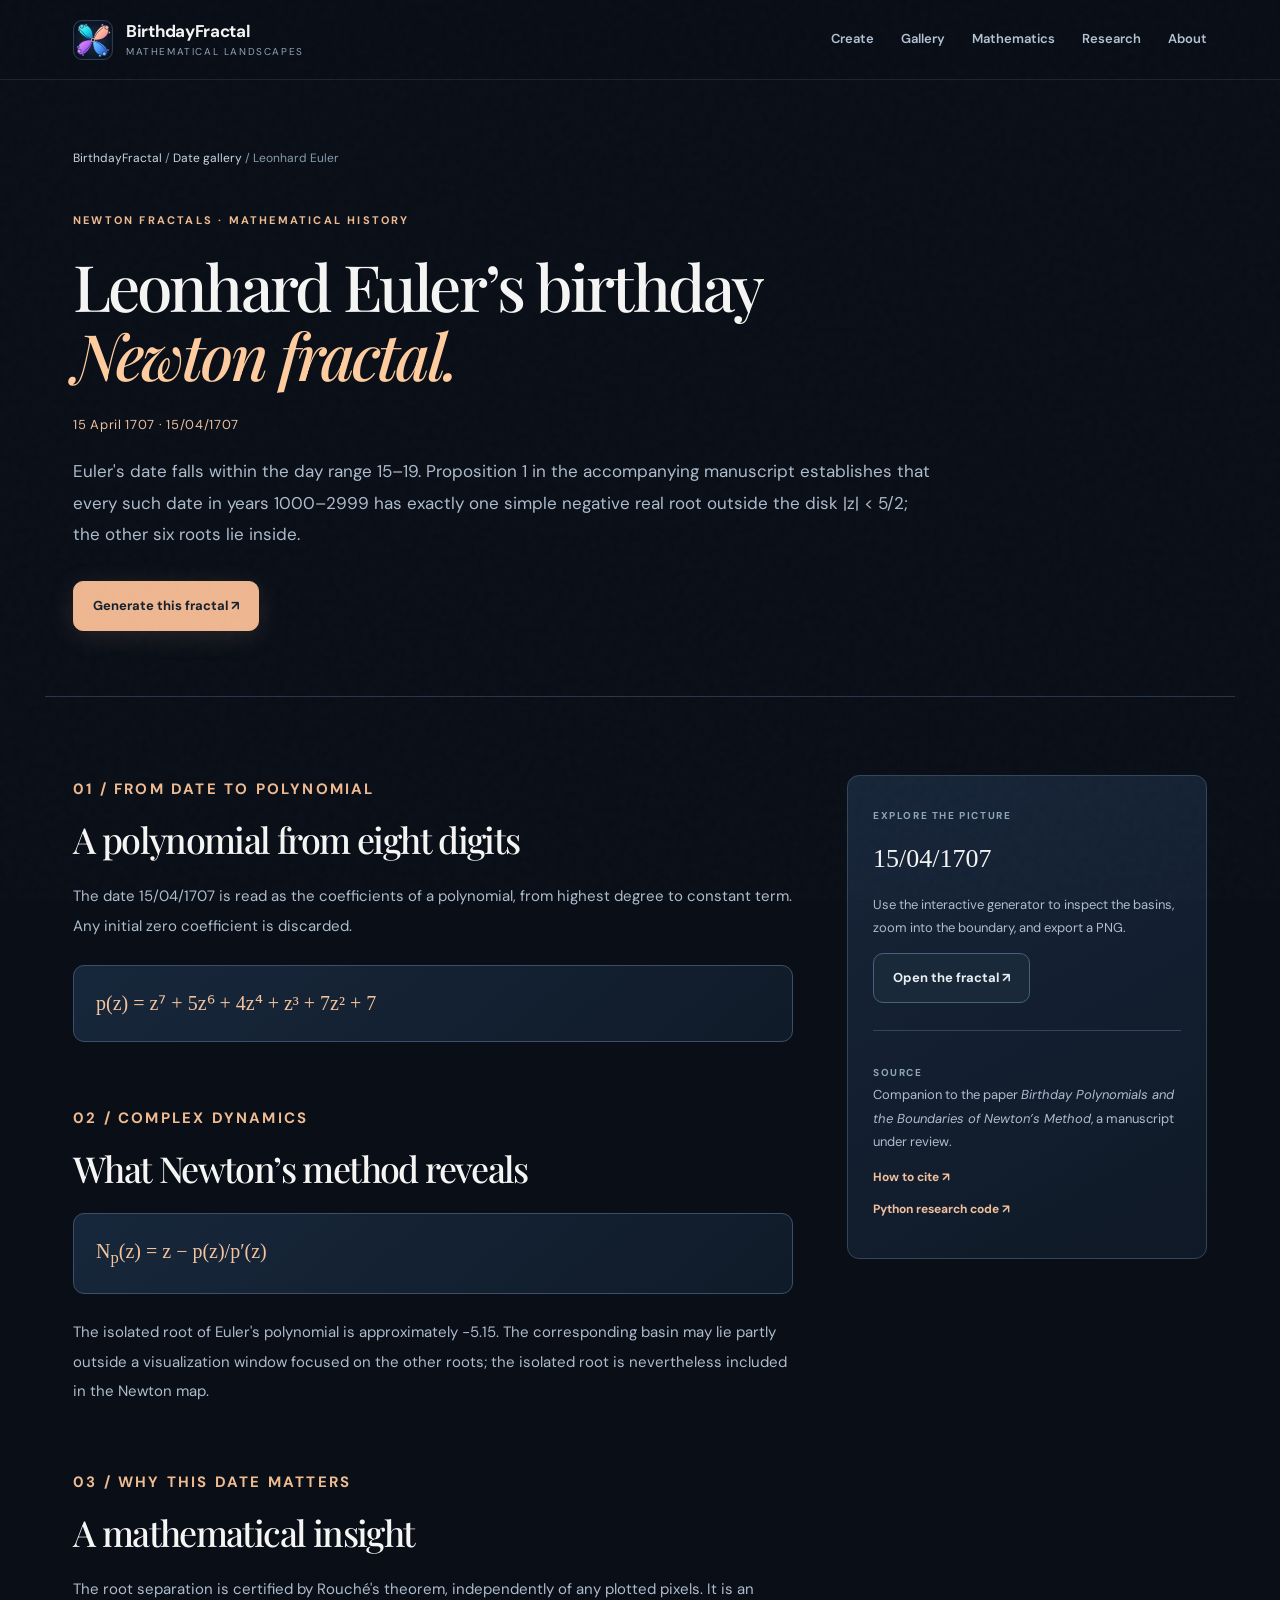
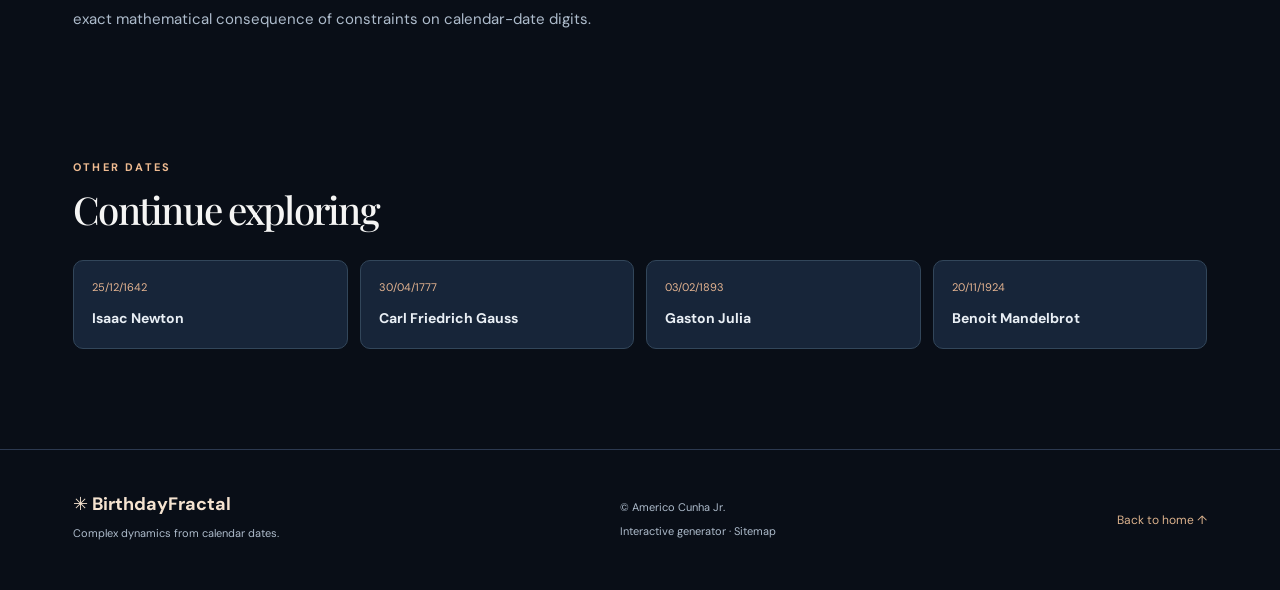
<file: pages/euler-1707.html>
<!doctype html><html lang="en"><head><meta charset="utf-8"><meta name="viewport" content="width=device-width,initial-scale=1"><meta name="theme-color" content="#080d16"><meta name="robots" content="index, follow, max-image-preview:large">
<title>Leonhard Euler's Birthday Newton Fractal (15 April 1707) | BirthdayFractal</title><meta name="description" content="Euler's birthday Newton fractal and the Rouché-theorem proof of an isolated negative root for birthday polynomials."><link rel="canonical" href="https://americocunhajr.github.io/BirthdayFractal/pages/euler-1707.html">
<meta property="og:type" content="article"><meta property="og:site_name" content="BirthdayFractal"><meta property="og:title" content="Leonhard Euler's Birthday Newton Fractal (15 April 1707) | BirthdayFractal"><meta property="og:description" content="Euler's birthday Newton fractal and the Rouché-theorem proof of an isolated negative root for birthday polynomials."><meta property="og:url" content="https://americocunhajr.github.io/BirthdayFractal/pages/euler-1707.html"><meta property="og:image" content="https://americocunhajr.github.io/BirthdayFractal/og-preview.png"><meta property="og:image:width" content="1200"><meta property="og:image:height" content="630"><meta name="twitter:card" content="summary_large_image">
<script type="application/ld+json">{"@context":"https://schema.org","@graph":[{"@type":"WebPage","@id":"https://americocunhajr.github.io/BirthdayFractal/pages/euler-1707.html","url":"https://americocunhajr.github.io/BirthdayFractal/pages/euler-1707.html","name":"Leonhard Euler's Birthday Newton Fractal (15 April 1707) | BirthdayFractal","description":"Euler's birthday Newton fractal and the Rouché-theorem proof of an isolated negative root for birthday polynomials.","inLanguage":"en","isPartOf":{"@id":"https://americocunhajr.github.io/BirthdayFractal/#website"},"author":{"@type":"Person","name":"Americo Cunha Jr.","url":"https://americocunha.org/"}},{"@type":"BreadcrumbList","itemListElement":[{"@type":"ListItem","position":1,"name":"BirthdayFractal","item":"https://americocunhajr.github.io/BirthdayFractal/"},{"@type":"ListItem","position":2,"name":"Leonhard Euler birthday fractal","item":"https://americocunhajr.github.io/BirthdayFractal/pages/euler-1707.html"}]}]}</script><link rel="stylesheet" href="../styles.css"><link rel="stylesheet" href="../topic.css"><link rel="icon" href="../favicon.svg" type="image/svg+xml"></head><body>
<header class="site-header"><div class="container nav"><a class="logo" href="../"><span class="brand-symbol"><img src="../favicon.svg" alt="" width="40" height="40"></span><span><strong>BirthdayFractal</strong><small>Mathematical landscapes</small></span></a><nav aria-label="Main navigation"><a href="../#studio">Create</a><a href="../#gallery">Gallery</a><a href="../#mathematics">Mathematics</a><a href="../#research">Research</a><a href="../#author">About</a></nav></div></header>
<main class="topic-main"><section class="container topic-hero"><nav class="topic-breadcrumb" aria-label="Breadcrumb"><a href="../">BirthdayFractal</a> / <a href="../#gallery">Date gallery</a> / Leonhard Euler</nav><p class="eyebrow">NEWTON FRACTALS · MATHEMATICAL HISTORY</p><h1>Leonhard Euler’s birthday<br><em>Newton fractal.</em></h1><p class="topic-byline">15 April 1707 · 15/04/1707</p><p class="topic-lead">Euler's date falls within the day range 15–19. Proposition 1 in the accompanying manuscript establishes that every such date in years 1000–2999 has exactly one simple negative real root outside the disk |z| &lt; 5/2; the other six roots lie inside.</p><a class="btn primary" href="../?date=15%2F04%2F1707#studio">Generate this fractal ↗</a></section>
<section class="container topic-grid"><div><article class="topic-article"><p class="eyebrow">01 / FROM DATE TO POLYNOMIAL</p><h2>A polynomial from eight digits</h2><p>The date 15/04/1707 is read as the coefficients of a polynomial, from highest degree to constant term. Any initial zero coefficient is discarded.</p><div class="topic-equation">p(z) = z⁷ + 5z⁶ + 4z⁴ + z³ + 7z² + 7</div></article><article class="topic-article"><p class="eyebrow">02 / COMPLEX DYNAMICS</p><h2>What Newton’s method reveals</h2><div class="topic-equation">N<sub>p</sub>(z) = z − p(z)/p′(z)</div><p>The isolated root of Euler's polynomial is approximately −5.15. The corresponding basin may lie partly outside a visualization window focused on the other roots; the isolated root is nevertheless included in the Newton map.</p></article><article class="topic-article"><p class="eyebrow">03 / WHY THIS DATE MATTERS</p><h2>A mathematical insight</h2><p>The root separation is certified by Rouché's theorem, independently of any plotted pixels. It is an exact mathematical consequence of constraints on calendar-date digits.</p></article></div><aside class="topic-aside"><span class="microtitle">EXPLORE THE PICTURE</span><h3>15/04/1707</h3><p>Use the interactive generator to inspect the basins, zoom into the boundary, and export a PNG.</p><a class="btn outline" href="../?date=15%2F04%2F1707#studio">Open the fractal ↗</a><div class="topic-side-divider"></div><span class="microtitle">SOURCE</span><p>Companion to the paper <cite>Birthday Polynomials and the Boundaries of Newton’s Method</cite>, a manuscript under review.</p><a href="../#cite">How to cite ↗</a><a href="https://github.com/americocunhajr/BirthdayFractal/tree/main/PythonCode" target="_blank" rel="noopener">Python research code ↗</a></aside></section>
<section class="container topic-related"><p class="eyebrow">OTHER DATES</p><h2>Continue exploring</h2><div class="topic-related-grid"><a href="newton-1642.html"><span>25/12/1642</span><strong>Isaac Newton</strong></a><a href="gauss-1777.html"><span>30/04/1777</span><strong>Carl Friedrich Gauss</strong></a><a href="julia-1893.html"><span>03/02/1893</span><strong>Gaston Julia</strong></a><a href="mandelbrot-1924.html"><span>20/11/1924</span><strong>Benoit Mandelbrot</strong></a></div></section></main>
<footer><div class="container footer-grid"><div><div class="footer-logo">✳ BirthdayFractal</div><p>Complex dynamics from calendar dates.</p></div><div><p>© Americo Cunha Jr.</p><p><a href="../">Interactive generator</a> · <a href="../sitemap.xml">Sitemap</a></p></div><a href="../" class="back-to-top">Back to home ↑</a></div></footer></body></html>
</file>
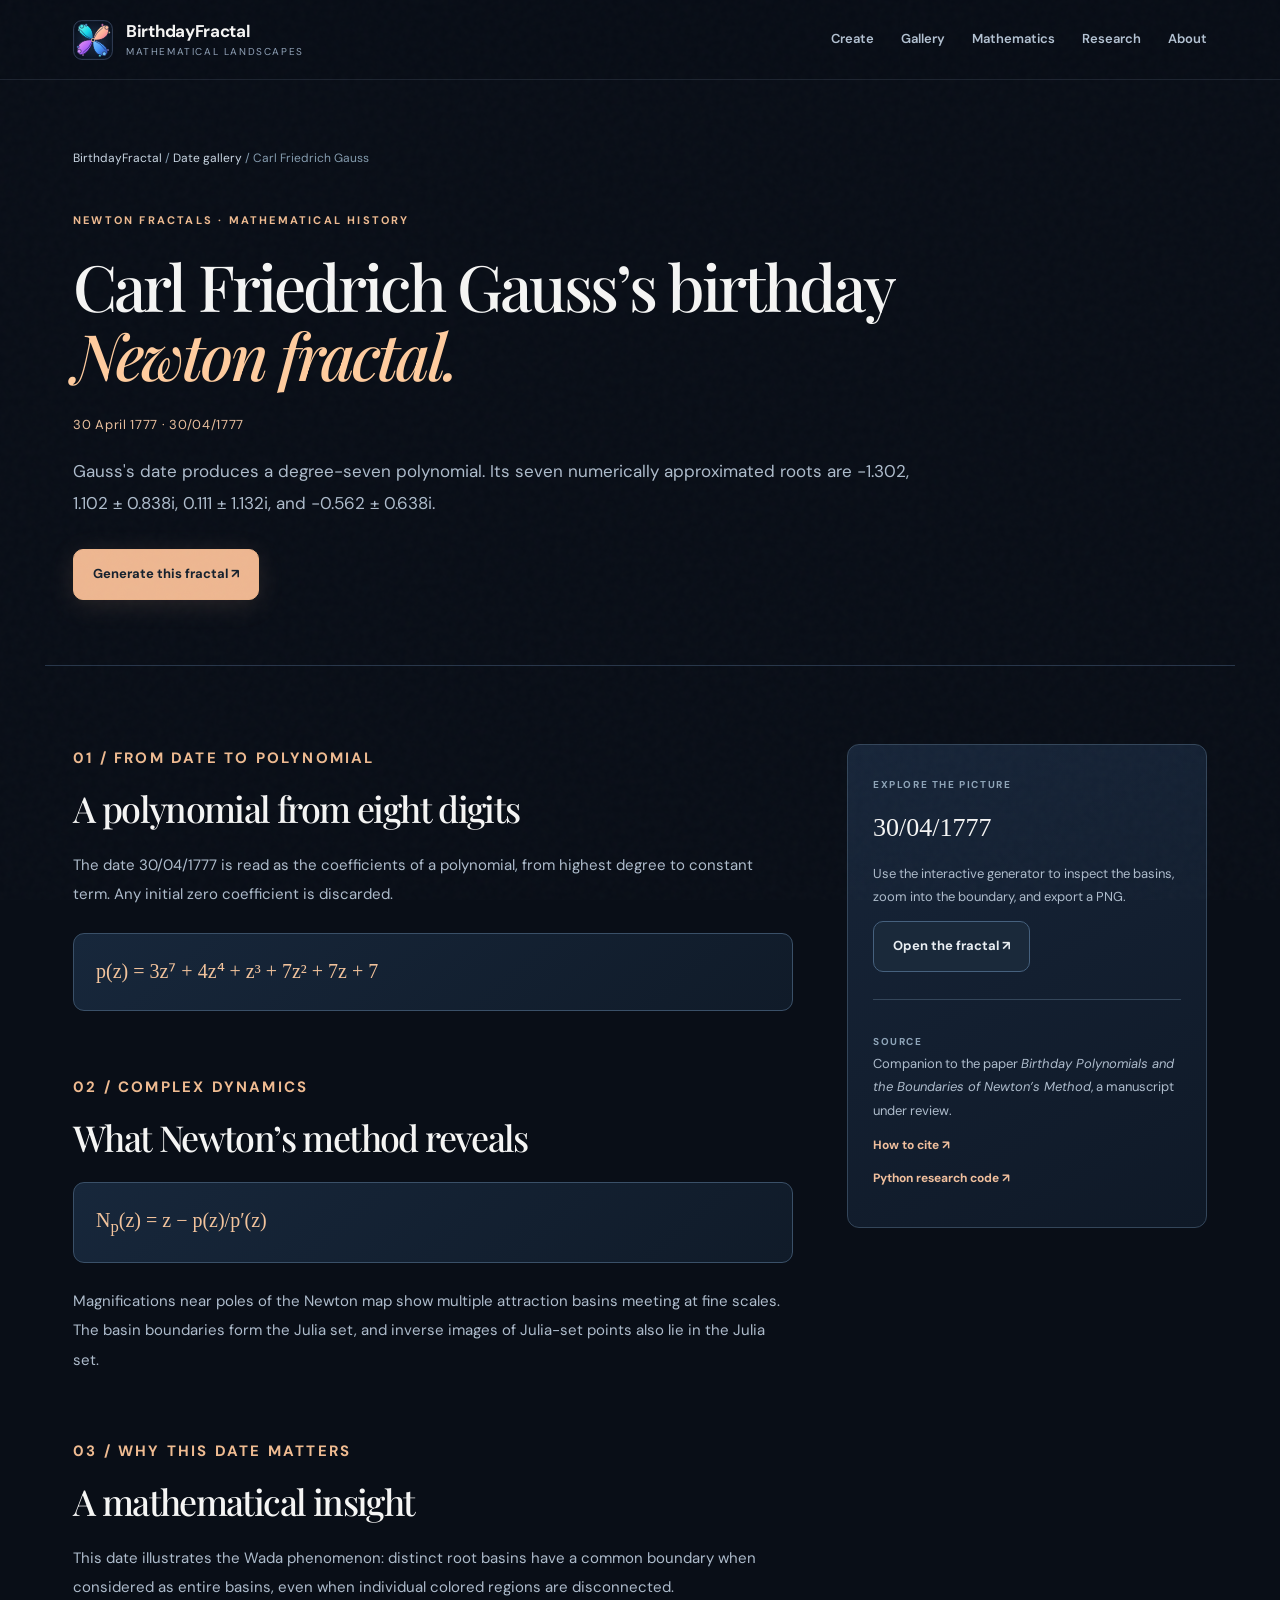
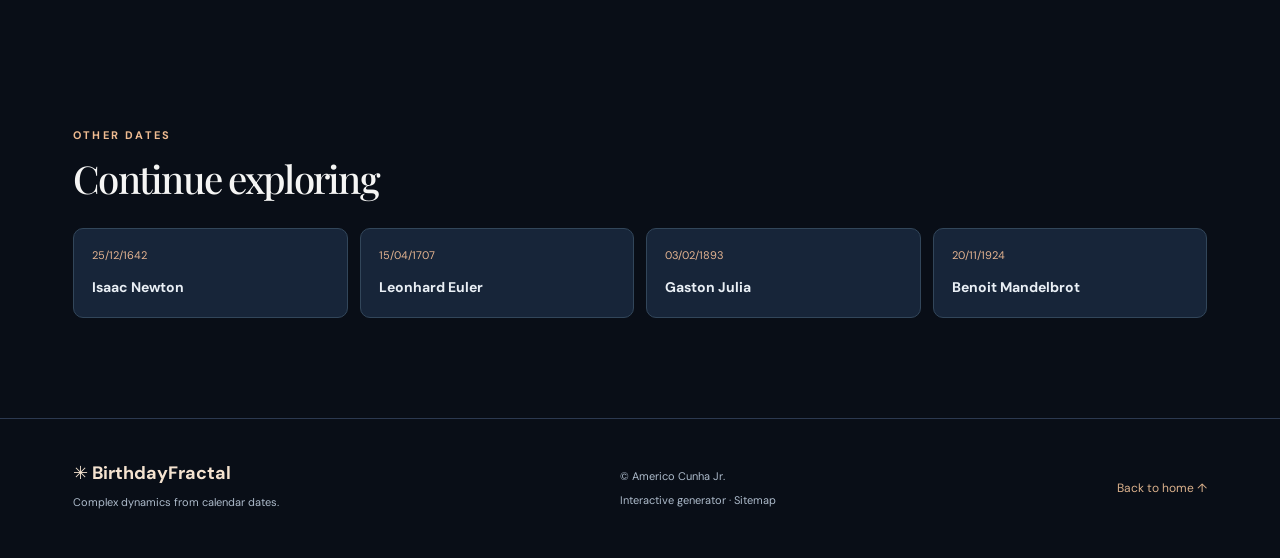
<file: pages/gauss-1777.html>
<!doctype html><html lang="en"><head><meta charset="utf-8"><meta name="viewport" content="width=device-width,initial-scale=1"><meta name="theme-color" content="#080d16"><meta name="robots" content="index, follow, max-image-preview:large">
<title>Carl Friedrich Gauss's Birthday Newton Fractal (30 April 1777) | BirthdayFractal</title><meta name="description" content="Gauss birthday Newton fractal, seven distinct roots, poles of Newton's method, and the shared Julia-set boundary."><link rel="canonical" href="https://americocunhajr.github.io/BirthdayFractal/pages/gauss-1777.html">
<meta property="og:type" content="article"><meta property="og:site_name" content="BirthdayFractal"><meta property="og:title" content="Carl Friedrich Gauss's Birthday Newton Fractal (30 April 1777) | BirthdayFractal"><meta property="og:description" content="Gauss birthday Newton fractal, seven distinct roots, poles of Newton's method, and the shared Julia-set boundary."><meta property="og:url" content="https://americocunhajr.github.io/BirthdayFractal/pages/gauss-1777.html"><meta property="og:image" content="https://americocunhajr.github.io/BirthdayFractal/og-preview.png"><meta property="og:image:width" content="1200"><meta property="og:image:height" content="630"><meta name="twitter:card" content="summary_large_image">
<script type="application/ld+json">{"@context":"https://schema.org","@graph":[{"@type":"WebPage","@id":"https://americocunhajr.github.io/BirthdayFractal/pages/gauss-1777.html","url":"https://americocunhajr.github.io/BirthdayFractal/pages/gauss-1777.html","name":"Carl Friedrich Gauss's Birthday Newton Fractal (30 April 1777) | BirthdayFractal","description":"Gauss birthday Newton fractal, seven distinct roots, poles of Newton's method, and the shared Julia-set boundary.","inLanguage":"en","isPartOf":{"@id":"https://americocunhajr.github.io/BirthdayFractal/#website"},"author":{"@type":"Person","name":"Americo Cunha Jr.","url":"https://americocunha.org/"}},{"@type":"BreadcrumbList","itemListElement":[{"@type":"ListItem","position":1,"name":"BirthdayFractal","item":"https://americocunhajr.github.io/BirthdayFractal/"},{"@type":"ListItem","position":2,"name":"Carl Friedrich Gauss birthday fractal","item":"https://americocunhajr.github.io/BirthdayFractal/pages/gauss-1777.html"}]}]}</script><link rel="stylesheet" href="../styles.css"><link rel="stylesheet" href="../topic.css"><link rel="icon" href="../favicon.svg" type="image/svg+xml"></head><body>
<header class="site-header"><div class="container nav"><a class="logo" href="../"><span class="brand-symbol"><img src="../favicon.svg" alt="" width="40" height="40"></span><span><strong>BirthdayFractal</strong><small>Mathematical landscapes</small></span></a><nav aria-label="Main navigation"><a href="../#studio">Create</a><a href="../#gallery">Gallery</a><a href="../#mathematics">Mathematics</a><a href="../#research">Research</a><a href="../#author">About</a></nav></div></header>
<main class="topic-main"><section class="container topic-hero"><nav class="topic-breadcrumb" aria-label="Breadcrumb"><a href="../">BirthdayFractal</a> / <a href="../#gallery">Date gallery</a> / Carl Friedrich Gauss</nav><p class="eyebrow">NEWTON FRACTALS · MATHEMATICAL HISTORY</p><h1>Carl Friedrich Gauss’s birthday<br><em>Newton fractal.</em></h1><p class="topic-byline">30 April 1777 · 30/04/1777</p><p class="topic-lead">Gauss's date produces a degree-seven polynomial. Its seven numerically approximated roots are −1.302, 1.102 ± 0.838i, 0.111 ± 1.132i, and −0.562 ± 0.638i.</p><a class="btn primary" href="../?date=30%2F04%2F1777#studio">Generate this fractal ↗</a></section>
<section class="container topic-grid"><div><article class="topic-article"><p class="eyebrow">01 / FROM DATE TO POLYNOMIAL</p><h2>A polynomial from eight digits</h2><p>The date 30/04/1777 is read as the coefficients of a polynomial, from highest degree to constant term. Any initial zero coefficient is discarded.</p><div class="topic-equation">p(z) = 3z⁷ + 4z⁴ + z³ + 7z² + 7z + 7</div></article><article class="topic-article"><p class="eyebrow">02 / COMPLEX DYNAMICS</p><h2>What Newton’s method reveals</h2><div class="topic-equation">N<sub>p</sub>(z) = z − p(z)/p′(z)</div><p>Magnifications near poles of the Newton map show multiple attraction basins meeting at fine scales. The basin boundaries form the Julia set, and inverse images of Julia-set points also lie in the Julia set.</p></article><article class="topic-article"><p class="eyebrow">03 / WHY THIS DATE MATTERS</p><h2>A mathematical insight</h2><p>This date illustrates the Wada phenomenon: distinct root basins have a common boundary when considered as entire basins, even when individual colored regions are disconnected.</p></article></div><aside class="topic-aside"><span class="microtitle">EXPLORE THE PICTURE</span><h3>30/04/1777</h3><p>Use the interactive generator to inspect the basins, zoom into the boundary, and export a PNG.</p><a class="btn outline" href="../?date=30%2F04%2F1777#studio">Open the fractal ↗</a><div class="topic-side-divider"></div><span class="microtitle">SOURCE</span><p>Companion to the paper <cite>Birthday Polynomials and the Boundaries of Newton’s Method</cite>, a manuscript under review.</p><a href="../#cite">How to cite ↗</a><a href="https://github.com/americocunhajr/BirthdayFractal/tree/main/PythonCode" target="_blank" rel="noopener">Python research code ↗</a></aside></section>
<section class="container topic-related"><p class="eyebrow">OTHER DATES</p><h2>Continue exploring</h2><div class="topic-related-grid"><a href="newton-1642.html"><span>25/12/1642</span><strong>Isaac Newton</strong></a><a href="euler-1707.html"><span>15/04/1707</span><strong>Leonhard Euler</strong></a><a href="julia-1893.html"><span>03/02/1893</span><strong>Gaston Julia</strong></a><a href="mandelbrot-1924.html"><span>20/11/1924</span><strong>Benoit Mandelbrot</strong></a></div></section></main>
<footer><div class="container footer-grid"><div><div class="footer-logo">✳ BirthdayFractal</div><p>Complex dynamics from calendar dates.</p></div><div><p>© Americo Cunha Jr.</p><p><a href="../">Interactive generator</a> · <a href="../sitemap.xml">Sitemap</a></p></div><a href="../" class="back-to-top">Back to home ↑</a></div></footer></body></html>
</file>
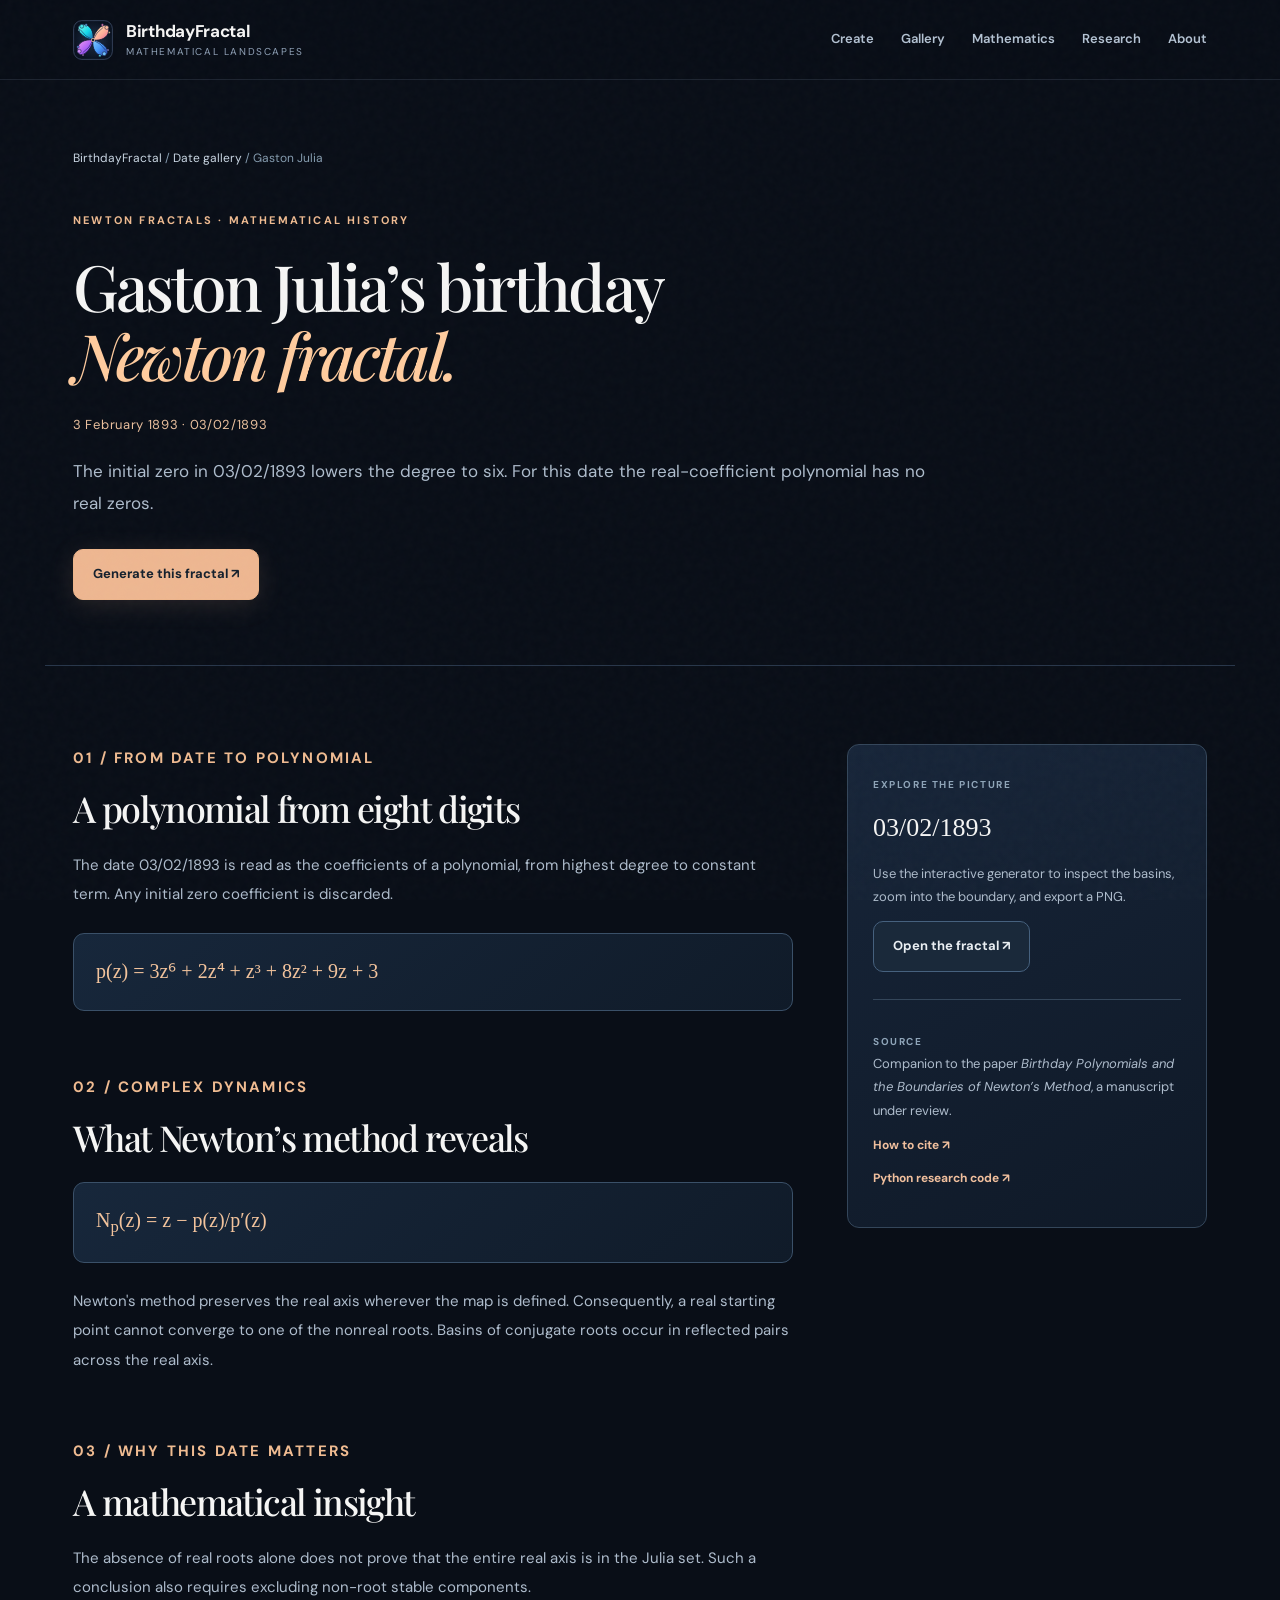
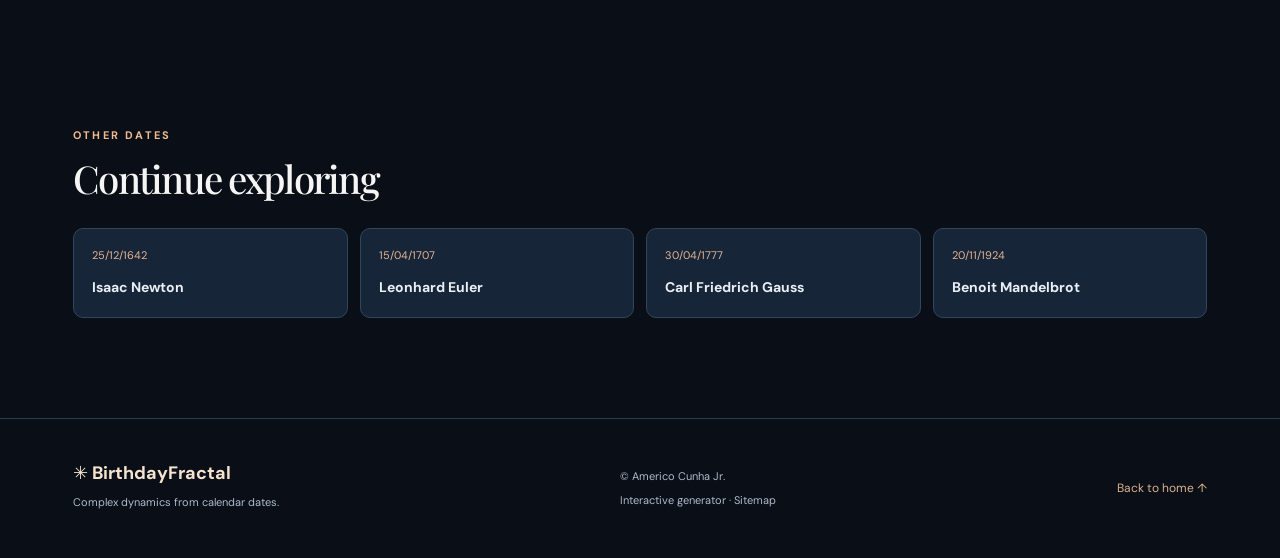
<file: pages/julia-1893.html>
<!doctype html><html lang="en"><head><meta charset="utf-8"><meta name="viewport" content="width=device-width,initial-scale=1"><meta name="theme-color" content="#080d16"><meta name="robots" content="index, follow, max-image-preview:large">
<title>Gaston Julia's Birthday Newton Fractal (3 February 1893) | BirthdayFractal</title><meta name="description" content="Gaston Julia's birthday Newton fractal: a sixth-degree polynomial without real roots and complex symmetric basins."><link rel="canonical" href="https://americocunhajr.github.io/BirthdayFractal/pages/julia-1893.html">
<meta property="og:type" content="article"><meta property="og:site_name" content="BirthdayFractal"><meta property="og:title" content="Gaston Julia's Birthday Newton Fractal (3 February 1893) | BirthdayFractal"><meta property="og:description" content="Gaston Julia's birthday Newton fractal: a sixth-degree polynomial without real roots and complex symmetric basins."><meta property="og:url" content="https://americocunhajr.github.io/BirthdayFractal/pages/julia-1893.html"><meta property="og:image" content="https://americocunhajr.github.io/BirthdayFractal/og-preview.png"><meta property="og:image:width" content="1200"><meta property="og:image:height" content="630"><meta name="twitter:card" content="summary_large_image">
<script type="application/ld+json">{"@context":"https://schema.org","@graph":[{"@type":"WebPage","@id":"https://americocunhajr.github.io/BirthdayFractal/pages/julia-1893.html","url":"https://americocunhajr.github.io/BirthdayFractal/pages/julia-1893.html","name":"Gaston Julia's Birthday Newton Fractal (3 February 1893) | BirthdayFractal","description":"Gaston Julia's birthday Newton fractal: a sixth-degree polynomial without real roots and complex symmetric basins.","inLanguage":"en","isPartOf":{"@id":"https://americocunhajr.github.io/BirthdayFractal/#website"},"author":{"@type":"Person","name":"Americo Cunha Jr.","url":"https://americocunha.org/"}},{"@type":"BreadcrumbList","itemListElement":[{"@type":"ListItem","position":1,"name":"BirthdayFractal","item":"https://americocunhajr.github.io/BirthdayFractal/"},{"@type":"ListItem","position":2,"name":"Gaston Julia birthday fractal","item":"https://americocunhajr.github.io/BirthdayFractal/pages/julia-1893.html"}]}]}</script><link rel="stylesheet" href="../styles.css"><link rel="stylesheet" href="../topic.css"><link rel="icon" href="../favicon.svg" type="image/svg+xml"></head><body>
<header class="site-header"><div class="container nav"><a class="logo" href="../"><span class="brand-symbol"><img src="../favicon.svg" alt="" width="40" height="40"></span><span><strong>BirthdayFractal</strong><small>Mathematical landscapes</small></span></a><nav aria-label="Main navigation"><a href="../#studio">Create</a><a href="../#gallery">Gallery</a><a href="../#mathematics">Mathematics</a><a href="../#research">Research</a><a href="../#author">About</a></nav></div></header>
<main class="topic-main"><section class="container topic-hero"><nav class="topic-breadcrumb" aria-label="Breadcrumb"><a href="../">BirthdayFractal</a> / <a href="../#gallery">Date gallery</a> / Gaston Julia</nav><p class="eyebrow">NEWTON FRACTALS · MATHEMATICAL HISTORY</p><h1>Gaston Julia’s birthday<br><em>Newton fractal.</em></h1><p class="topic-byline">3 February 1893 · 03/02/1893</p><p class="topic-lead">The initial zero in 03/02/1893 lowers the degree to six. For this date the real-coefficient polynomial has no real zeros.</p><a class="btn primary" href="../?date=03%2F02%2F1893#studio">Generate this fractal ↗</a></section>
<section class="container topic-grid"><div><article class="topic-article"><p class="eyebrow">01 / FROM DATE TO POLYNOMIAL</p><h2>A polynomial from eight digits</h2><p>The date 03/02/1893 is read as the coefficients of a polynomial, from highest degree to constant term. Any initial zero coefficient is discarded.</p><div class="topic-equation">p(z) = 3z⁶ + 2z⁴ + z³ + 8z² + 9z + 3</div></article><article class="topic-article"><p class="eyebrow">02 / COMPLEX DYNAMICS</p><h2>What Newton’s method reveals</h2><div class="topic-equation">N<sub>p</sub>(z) = z − p(z)/p′(z)</div><p>Newton's method preserves the real axis wherever the map is defined. Consequently, a real starting point cannot converge to one of the nonreal roots. Basins of conjugate roots occur in reflected pairs across the real axis.</p></article><article class="topic-article"><p class="eyebrow">03 / WHY THIS DATE MATTERS</p><h2>A mathematical insight</h2><p>The absence of real roots alone does not prove that the entire real axis is in the Julia set. Such a conclusion also requires excluding non-root stable components.</p></article></div><aside class="topic-aside"><span class="microtitle">EXPLORE THE PICTURE</span><h3>03/02/1893</h3><p>Use the interactive generator to inspect the basins, zoom into the boundary, and export a PNG.</p><a class="btn outline" href="../?date=03%2F02%2F1893#studio">Open the fractal ↗</a><div class="topic-side-divider"></div><span class="microtitle">SOURCE</span><p>Companion to the paper <cite>Birthday Polynomials and the Boundaries of Newton’s Method</cite>, a manuscript under review.</p><a href="../#cite">How to cite ↗</a><a href="https://github.com/americocunhajr/BirthdayFractal/tree/main/PythonCode" target="_blank" rel="noopener">Python research code ↗</a></aside></section>
<section class="container topic-related"><p class="eyebrow">OTHER DATES</p><h2>Continue exploring</h2><div class="topic-related-grid"><a href="newton-1642.html"><span>25/12/1642</span><strong>Isaac Newton</strong></a><a href="euler-1707.html"><span>15/04/1707</span><strong>Leonhard Euler</strong></a><a href="gauss-1777.html"><span>30/04/1777</span><strong>Carl Friedrich Gauss</strong></a><a href="mandelbrot-1924.html"><span>20/11/1924</span><strong>Benoit Mandelbrot</strong></a></div></section></main>
<footer><div class="container footer-grid"><div><div class="footer-logo">✳ BirthdayFractal</div><p>Complex dynamics from calendar dates.</p></div><div><p>© Americo Cunha Jr.</p><p><a href="../">Interactive generator</a> · <a href="../sitemap.xml">Sitemap</a></p></div><a href="../" class="back-to-top">Back to home ↑</a></div></footer></body></html>
</file>
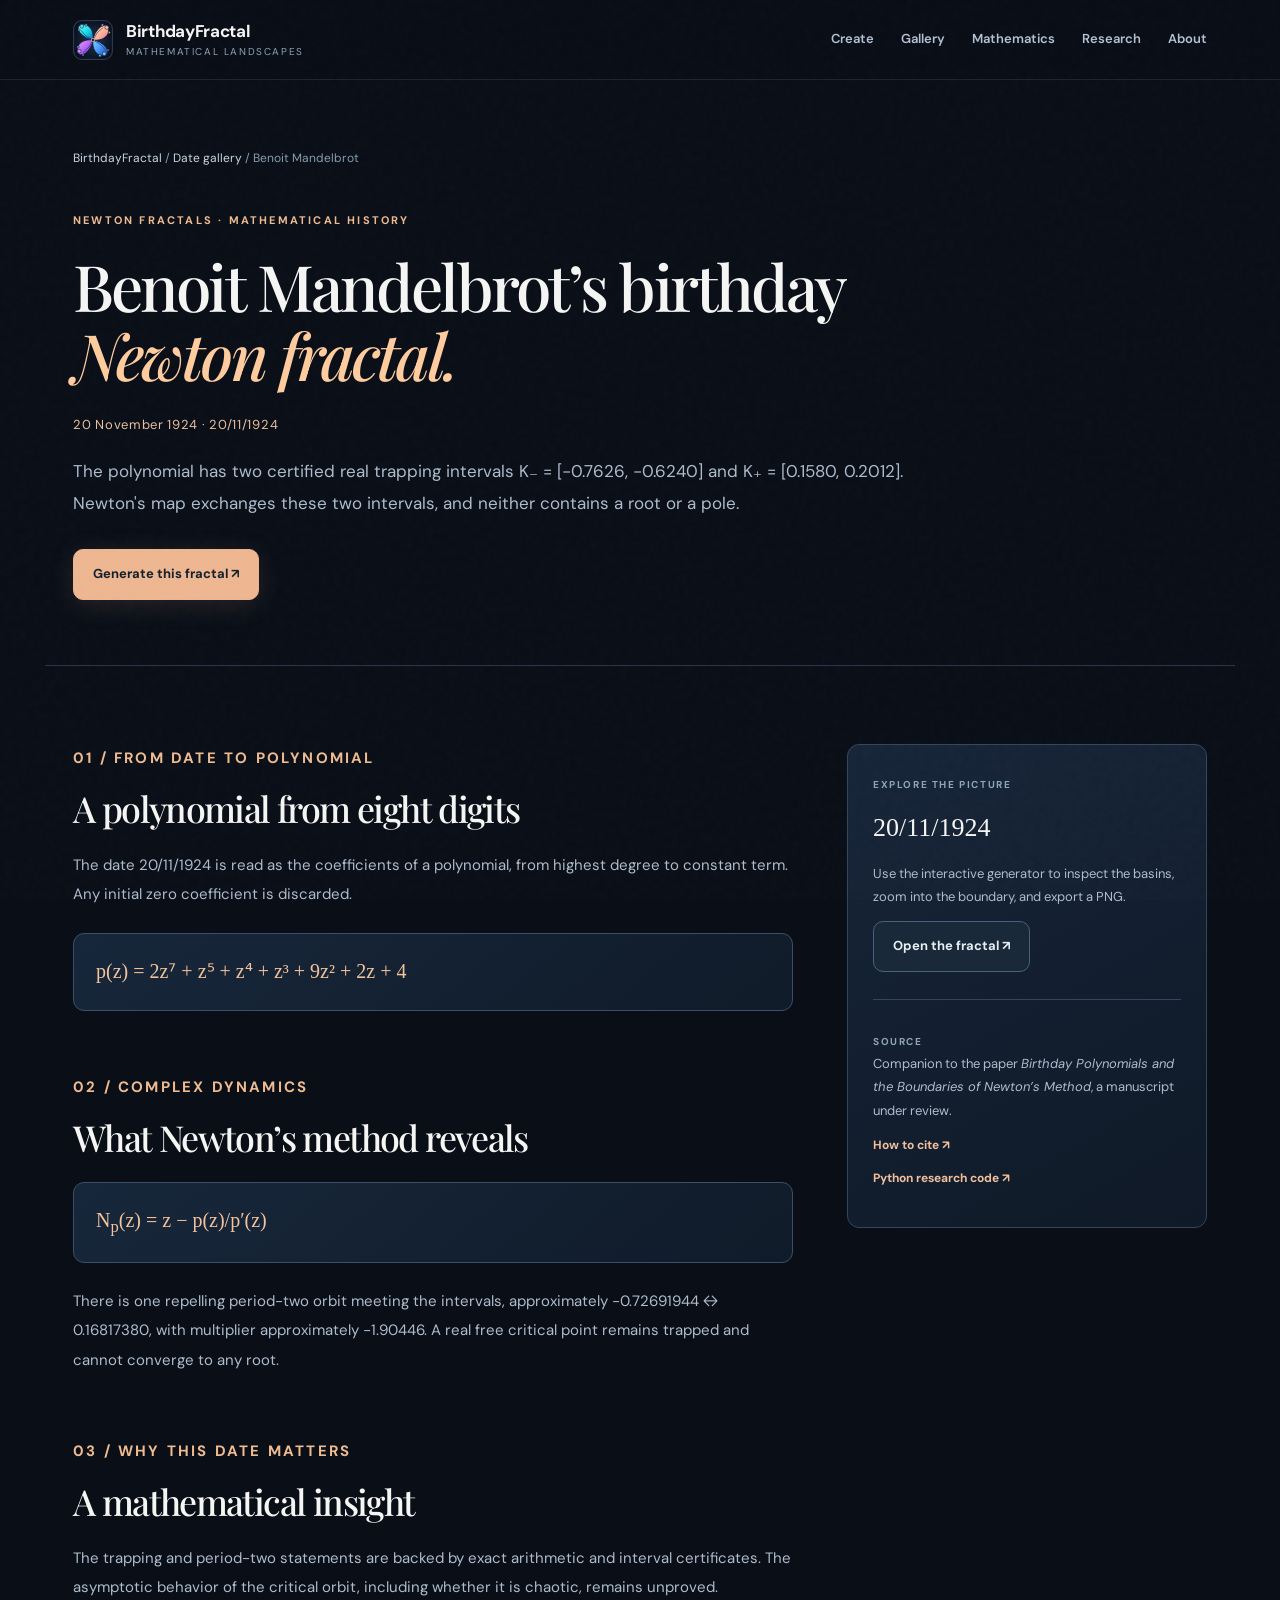
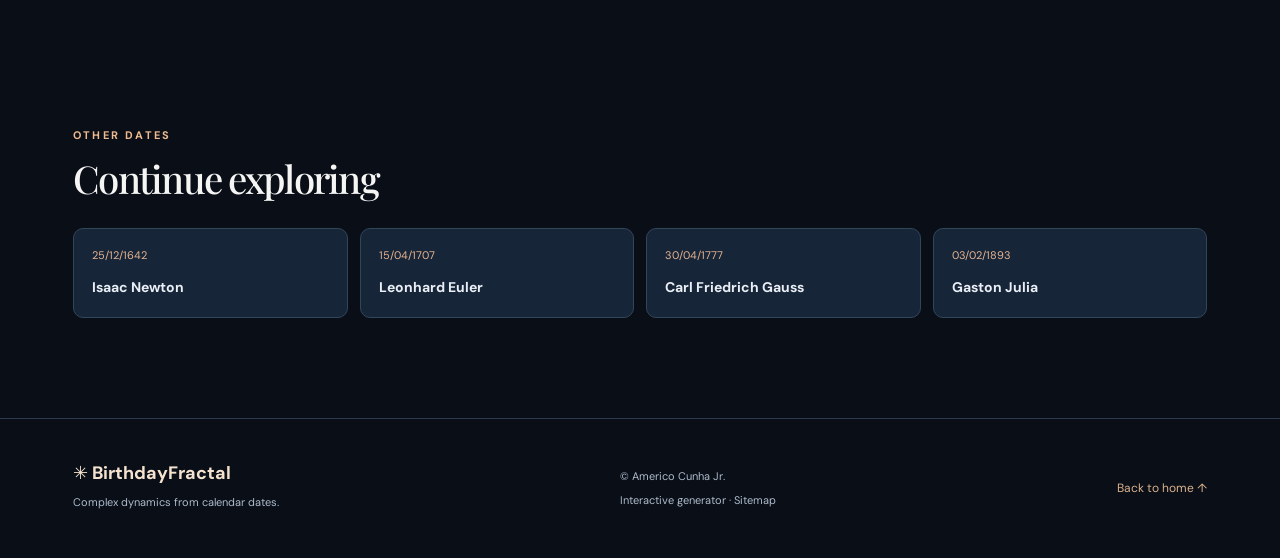
<file: pages/mandelbrot-1924.html>
<!doctype html><html lang="en"><head><meta charset="utf-8"><meta name="viewport" content="width=device-width,initial-scale=1"><meta name="theme-color" content="#080d16"><meta name="robots" content="index, follow, max-image-preview:large">
<title>Benoit Mandelbrot's Birthday Newton Fractal (20 November 1924) | BirthdayFractal</title><meta name="description" content="Mandelbrot's birthday polynomial, exactly trapped real Newton orbits, and a repelling two-cycle verified by computer-assisted proof."><link rel="canonical" href="https://americocunhajr.github.io/BirthdayFractal/pages/mandelbrot-1924.html">
<meta property="og:type" content="article"><meta property="og:site_name" content="BirthdayFractal"><meta property="og:title" content="Benoit Mandelbrot's Birthday Newton Fractal (20 November 1924) | BirthdayFractal"><meta property="og:description" content="Mandelbrot's birthday polynomial, exactly trapped real Newton orbits, and a repelling two-cycle verified by computer-assisted proof."><meta property="og:url" content="https://americocunhajr.github.io/BirthdayFractal/pages/mandelbrot-1924.html"><meta property="og:image" content="https://americocunhajr.github.io/BirthdayFractal/og-preview.png"><meta property="og:image:width" content="1200"><meta property="og:image:height" content="630"><meta name="twitter:card" content="summary_large_image">
<script type="application/ld+json">{"@context":"https://schema.org","@graph":[{"@type":"WebPage","@id":"https://americocunhajr.github.io/BirthdayFractal/pages/mandelbrot-1924.html","url":"https://americocunhajr.github.io/BirthdayFractal/pages/mandelbrot-1924.html","name":"Benoit Mandelbrot's Birthday Newton Fractal (20 November 1924) | BirthdayFractal","description":"Mandelbrot's birthday polynomial, exactly trapped real Newton orbits, and a repelling two-cycle verified by computer-assisted proof.","inLanguage":"en","isPartOf":{"@id":"https://americocunhajr.github.io/BirthdayFractal/#website"},"author":{"@type":"Person","name":"Americo Cunha Jr.","url":"https://americocunha.org/"}},{"@type":"BreadcrumbList","itemListElement":[{"@type":"ListItem","position":1,"name":"BirthdayFractal","item":"https://americocunhajr.github.io/BirthdayFractal/"},{"@type":"ListItem","position":2,"name":"Benoit Mandelbrot birthday fractal","item":"https://americocunhajr.github.io/BirthdayFractal/pages/mandelbrot-1924.html"}]}]}</script><link rel="stylesheet" href="../styles.css"><link rel="stylesheet" href="../topic.css"><link rel="icon" href="../favicon.svg" type="image/svg+xml"></head><body>
<header class="site-header"><div class="container nav"><a class="logo" href="../"><span class="brand-symbol"><img src="../favicon.svg" alt="" width="40" height="40"></span><span><strong>BirthdayFractal</strong><small>Mathematical landscapes</small></span></a><nav aria-label="Main navigation"><a href="../#studio">Create</a><a href="../#gallery">Gallery</a><a href="../#mathematics">Mathematics</a><a href="../#research">Research</a><a href="../#author">About</a></nav></div></header>
<main class="topic-main"><section class="container topic-hero"><nav class="topic-breadcrumb" aria-label="Breadcrumb"><a href="../">BirthdayFractal</a> / <a href="../#gallery">Date gallery</a> / Benoit Mandelbrot</nav><p class="eyebrow">NEWTON FRACTALS · MATHEMATICAL HISTORY</p><h1>Benoit Mandelbrot’s birthday<br><em>Newton fractal.</em></h1><p class="topic-byline">20 November 1924 · 20/11/1924</p><p class="topic-lead">The polynomial has two certified real trapping intervals K₋ = [−0.7626, −0.6240] and K₊ = [0.1580, 0.2012]. Newton's map exchanges these two intervals, and neither contains a root or a pole.</p><a class="btn primary" href="../?date=20%2F11%2F1924#studio">Generate this fractal ↗</a></section>
<section class="container topic-grid"><div><article class="topic-article"><p class="eyebrow">01 / FROM DATE TO POLYNOMIAL</p><h2>A polynomial from eight digits</h2><p>The date 20/11/1924 is read as the coefficients of a polynomial, from highest degree to constant term. Any initial zero coefficient is discarded.</p><div class="topic-equation">p(z) = 2z⁷ + z⁵ + z⁴ + z³ + 9z² + 2z + 4</div></article><article class="topic-article"><p class="eyebrow">02 / COMPLEX DYNAMICS</p><h2>What Newton’s method reveals</h2><div class="topic-equation">N<sub>p</sub>(z) = z − p(z)/p′(z)</div><p>There is one repelling period-two orbit meeting the intervals, approximately −0.72691944 ↔ 0.16817380, with multiplier approximately −1.90446. A real free critical point remains trapped and cannot converge to any root.</p></article><article class="topic-article"><p class="eyebrow">03 / WHY THIS DATE MATTERS</p><h2>A mathematical insight</h2><p>The trapping and period-two statements are backed by exact arithmetic and interval certificates. The asymptotic behavior of the critical orbit, including whether it is chaotic, remains unproved.</p></article></div><aside class="topic-aside"><span class="microtitle">EXPLORE THE PICTURE</span><h3>20/11/1924</h3><p>Use the interactive generator to inspect the basins, zoom into the boundary, and export a PNG.</p><a class="btn outline" href="../?date=20%2F11%2F1924#studio">Open the fractal ↗</a><div class="topic-side-divider"></div><span class="microtitle">SOURCE</span><p>Companion to the paper <cite>Birthday Polynomials and the Boundaries of Newton’s Method</cite>, a manuscript under review.</p><a href="../#cite">How to cite ↗</a><a href="https://github.com/americocunhajr/BirthdayFractal/tree/main/PythonCode" target="_blank" rel="noopener">Python research code ↗</a></aside></section>
<section class="container topic-related"><p class="eyebrow">OTHER DATES</p><h2>Continue exploring</h2><div class="topic-related-grid"><a href="newton-1642.html"><span>25/12/1642</span><strong>Isaac Newton</strong></a><a href="euler-1707.html"><span>15/04/1707</span><strong>Leonhard Euler</strong></a><a href="gauss-1777.html"><span>30/04/1777</span><strong>Carl Friedrich Gauss</strong></a><a href="julia-1893.html"><span>03/02/1893</span><strong>Gaston Julia</strong></a></div></section></main>
<footer><div class="container footer-grid"><div><div class="footer-logo">✳ BirthdayFractal</div><p>Complex dynamics from calendar dates.</p></div><div><p>© Americo Cunha Jr.</p><p><a href="../">Interactive generator</a> · <a href="../sitemap.xml">Sitemap</a></p></div><a href="../" class="back-to-top">Back to home ↑</a></div></footer></body></html>
</file>
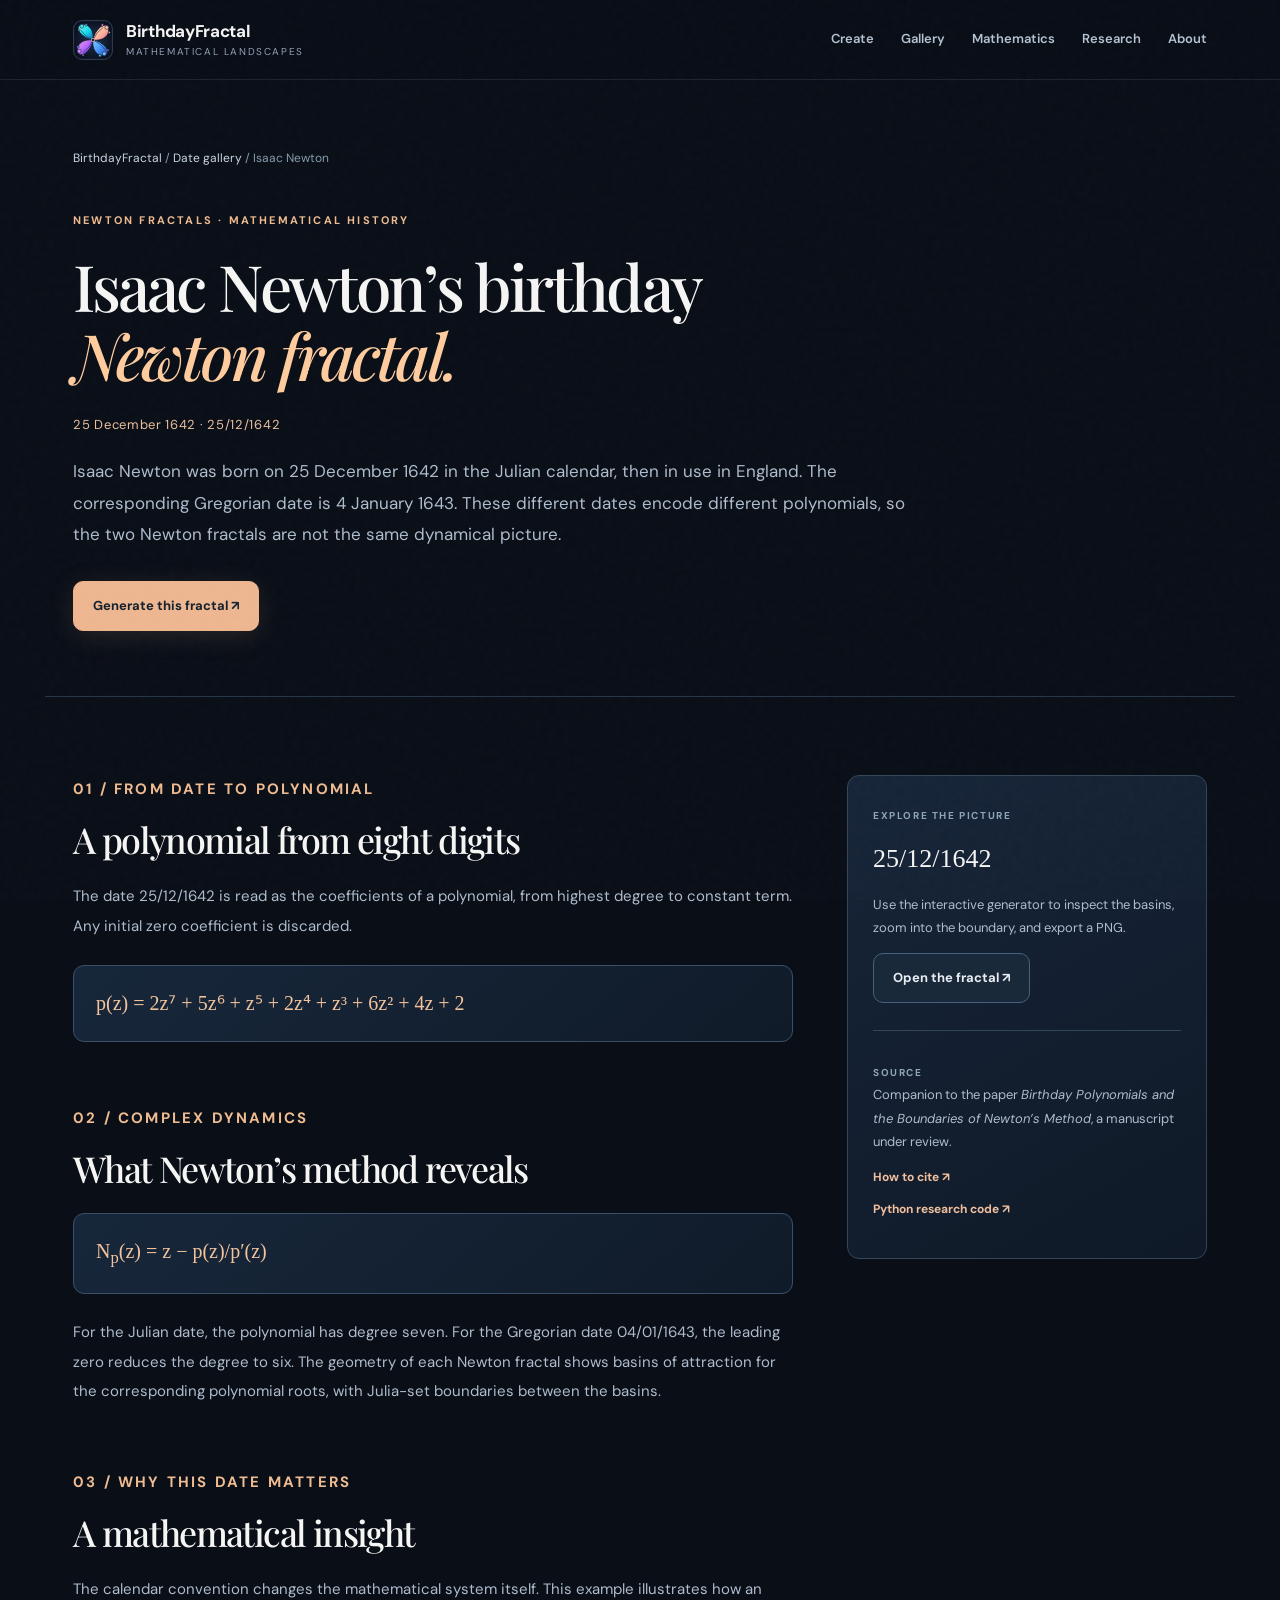
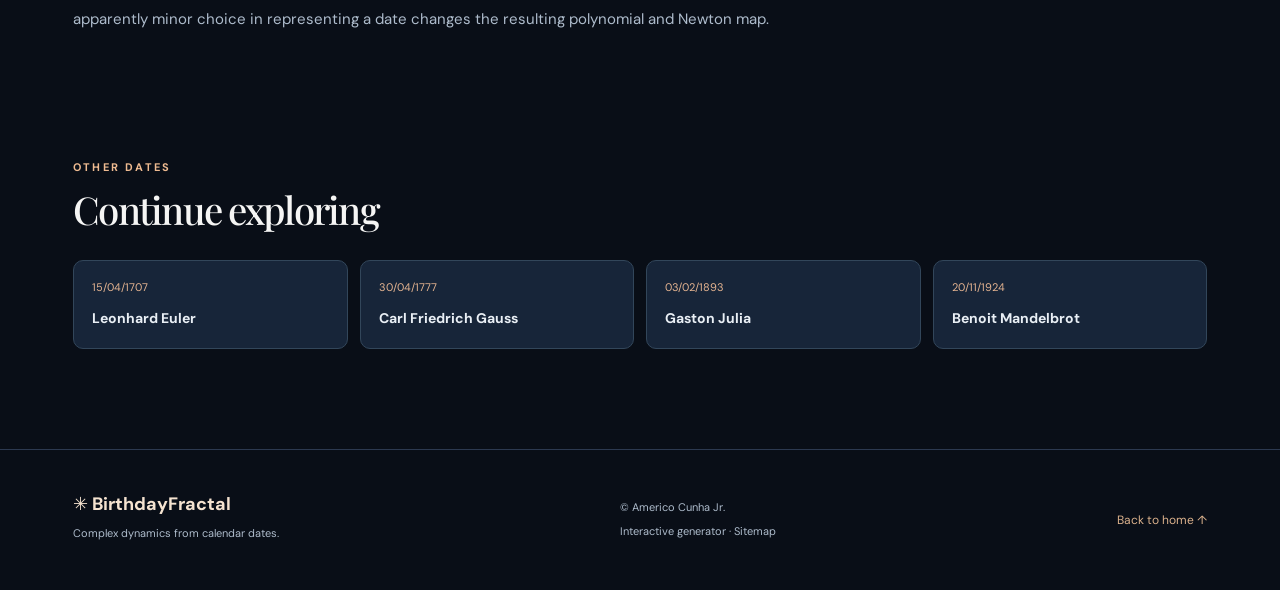
<file: pages/newton-1642.html>
<!doctype html><html lang="en"><head><meta charset="utf-8"><meta name="viewport" content="width=device-width,initial-scale=1"><meta name="theme-color" content="#080d16"><meta name="robots" content="index, follow, max-image-preview:large">
<title>Isaac Newton's Birthday Newton Fractal (25 December 1642) | BirthdayFractal</title><meta name="description" content="Newton's birthday fractal in the Julian and Gregorian calendars, with polynomial coefficients, complex roots and attraction basins."><link rel="canonical" href="https://americocunhajr.github.io/BirthdayFractal/pages/newton-1642.html">
<meta property="og:type" content="article"><meta property="og:site_name" content="BirthdayFractal"><meta property="og:title" content="Isaac Newton's Birthday Newton Fractal (25 December 1642) | BirthdayFractal"><meta property="og:description" content="Newton's birthday fractal in the Julian and Gregorian calendars, with polynomial coefficients, complex roots and attraction basins."><meta property="og:url" content="https://americocunhajr.github.io/BirthdayFractal/pages/newton-1642.html"><meta property="og:image" content="https://americocunhajr.github.io/BirthdayFractal/og-preview.png"><meta property="og:image:width" content="1200"><meta property="og:image:height" content="630"><meta name="twitter:card" content="summary_large_image">
<script type="application/ld+json">{"@context":"https://schema.org","@graph":[{"@type":"WebPage","@id":"https://americocunhajr.github.io/BirthdayFractal/pages/newton-1642.html","url":"https://americocunhajr.github.io/BirthdayFractal/pages/newton-1642.html","name":"Isaac Newton's Birthday Newton Fractal (25 December 1642) | BirthdayFractal","description":"Newton's birthday fractal in the Julian and Gregorian calendars, with polynomial coefficients, complex roots and attraction basins.","inLanguage":"en","isPartOf":{"@id":"https://americocunhajr.github.io/BirthdayFractal/#website"},"author":{"@type":"Person","name":"Americo Cunha Jr.","url":"https://americocunha.org/"}},{"@type":"BreadcrumbList","itemListElement":[{"@type":"ListItem","position":1,"name":"BirthdayFractal","item":"https://americocunhajr.github.io/BirthdayFractal/"},{"@type":"ListItem","position":2,"name":"Isaac Newton birthday fractal","item":"https://americocunhajr.github.io/BirthdayFractal/pages/newton-1642.html"}]}]}</script><link rel="stylesheet" href="../styles.css"><link rel="stylesheet" href="../topic.css"><link rel="icon" href="../favicon.svg" type="image/svg+xml"></head><body>
<header class="site-header"><div class="container nav"><a class="logo" href="../"><span class="brand-symbol"><img src="../favicon.svg" alt="" width="40" height="40"></span><span><strong>BirthdayFractal</strong><small>Mathematical landscapes</small></span></a><nav aria-label="Main navigation"><a href="../#studio">Create</a><a href="../#gallery">Gallery</a><a href="../#mathematics">Mathematics</a><a href="../#research">Research</a><a href="../#author">About</a></nav></div></header>
<main class="topic-main"><section class="container topic-hero"><nav class="topic-breadcrumb" aria-label="Breadcrumb"><a href="../">BirthdayFractal</a> / <a href="../#gallery">Date gallery</a> / Isaac Newton</nav><p class="eyebrow">NEWTON FRACTALS · MATHEMATICAL HISTORY</p><h1>Isaac Newton’s birthday<br><em>Newton fractal.</em></h1><p class="topic-byline">25 December 1642 · 25/12/1642</p><p class="topic-lead">Isaac Newton was born on 25 December 1642 in the Julian calendar, then in use in England. The corresponding Gregorian date is 4 January 1643. These different dates encode different polynomials, so the two Newton fractals are not the same dynamical picture.</p><a class="btn primary" href="../?date=25%2F12%2F1642#studio">Generate this fractal ↗</a></section>
<section class="container topic-grid"><div><article class="topic-article"><p class="eyebrow">01 / FROM DATE TO POLYNOMIAL</p><h2>A polynomial from eight digits</h2><p>The date 25/12/1642 is read as the coefficients of a polynomial, from highest degree to constant term. Any initial zero coefficient is discarded.</p><div class="topic-equation">p(z) = 2z⁷ + 5z⁶ + z⁵ + 2z⁴ + z³ + 6z² + 4z + 2</div></article><article class="topic-article"><p class="eyebrow">02 / COMPLEX DYNAMICS</p><h2>What Newton’s method reveals</h2><div class="topic-equation">N<sub>p</sub>(z) = z − p(z)/p′(z)</div><p>For the Julian date, the polynomial has degree seven. For the Gregorian date 04/01/1643, the leading zero reduces the degree to six. The geometry of each Newton fractal shows basins of attraction for the corresponding polynomial roots, with Julia-set boundaries between the basins.</p></article><article class="topic-article"><p class="eyebrow">03 / WHY THIS DATE MATTERS</p><h2>A mathematical insight</h2><p>The calendar convention changes the mathematical system itself. This example illustrates how an apparently minor choice in representing a date changes the resulting polynomial and Newton map.</p></article></div><aside class="topic-aside"><span class="microtitle">EXPLORE THE PICTURE</span><h3>25/12/1642</h3><p>Use the interactive generator to inspect the basins, zoom into the boundary, and export a PNG.</p><a class="btn outline" href="../?date=25%2F12%2F1642#studio">Open the fractal ↗</a><div class="topic-side-divider"></div><span class="microtitle">SOURCE</span><p>Companion to the paper <cite>Birthday Polynomials and the Boundaries of Newton’s Method</cite>, a manuscript under review.</p><a href="../#cite">How to cite ↗</a><a href="https://github.com/americocunhajr/BirthdayFractal/tree/main/PythonCode" target="_blank" rel="noopener">Python research code ↗</a></aside></section>
<section class="container topic-related"><p class="eyebrow">OTHER DATES</p><h2>Continue exploring</h2><div class="topic-related-grid"><a href="euler-1707.html"><span>15/04/1707</span><strong>Leonhard Euler</strong></a><a href="gauss-1777.html"><span>30/04/1777</span><strong>Carl Friedrich Gauss</strong></a><a href="julia-1893.html"><span>03/02/1893</span><strong>Gaston Julia</strong></a><a href="mandelbrot-1924.html"><span>20/11/1924</span><strong>Benoit Mandelbrot</strong></a></div></section></main>
<footer><div class="container footer-grid"><div><div class="footer-logo">✳ BirthdayFractal</div><p>Complex dynamics from calendar dates.</p></div><div><p>© Americo Cunha Jr.</p><p><a href="../">Interactive generator</a> · <a href="../sitemap.xml">Sitemap</a></p></div><a href="../" class="back-to-top">Back to home ↑</a></div></footer></body></html>
</file>
<file: styles.css>
@import url('https://fonts.googleapis.com/css2?family=DM+Sans:wght@400;500;600;700&family=Playfair+Display:ital,wght@0,500;0,600;1,500&display=swap');
:root{color-scheme:dark;--bg:#090e17;--panel:#101927;--panel2:#131f30;--text:#f5f5f4;--soft:#aebccc;--muted:#778a9c;--line:#28364a;--accent:#efbb91;--jade:#a0dccd}*{box-sizing:border-box}html{scroll-behavior:smooth;scroll-padding-top:85px}body{margin:0;background:var(--bg);color:var(--text);font-family:'DM Sans',system-ui,-apple-system,sans-serif;line-height:1.57}body:before{content:'';position:fixed;inset:0;pointer-events:none;opacity:.12;background-image:url("data:image/svg+xml,%3Csvg viewBox='0 0 180 180' xmlns='http://www.w3.org/2000/svg'%3E%3Cfilter id='n'%3E%3CfeTurbulence type='fractalNoise' baseFrequency='.7' numOctaves='3' stitchTiles='stitch'/%3E%3C/filter%3E%3Crect width='100%25' height='100%25' filter='url(%23n)' opacity='.2'/%3E%3C/svg%3E");z-index:10}a{color:inherit;text-decoration:none}button,input,select{font:inherit}button{cursor:pointer}button:focus-visible,a:focus-visible,input:focus-visible,select:focus-visible,canvas:focus-visible{outline:2px solid var(--accent);outline-offset:3px}.container{max-width:1190px;margin:auto;padding:0 28px}.site-header{position:sticky;top:0;z-index:9;border-bottom:1px solid rgba(169,196,220,.13);background:rgba(9,14,23,.92);backdrop-filter:blur(16px)}.nav{height:79px;display:flex;align-items:center;justify-content:space-between;gap:30px}.logo{display:flex;align-items:center;gap:13px;line-height:1.2}.logo strong{font-size:17px;letter-spacing:-.3px}.logo small{display:block;font-size:10px;text-transform:uppercase;letter-spacing:1.6px;color:#90a2b7;margin-top:5px}.brand-symbol{display:grid;place-items:center;width:39px;height:39px;border:1px solid #516073;border-radius:10px;color:var(--accent);font-family:Georgia,serif;font-size:29px;font-weight:700;background:#192436}.nav nav{display:flex;gap:27px;font-size:13px;font-weight:600;color:#b4c3d3}.nav nav a:hover,.back-to-top:hover{color:var(--accent)}h1,h2,h3,p{margin-top:0}h1,h2{font-family:'Playfair Display',Georgia,serif;font-weight:500;letter-spacing:-.045em}h1{font-size:clamp(3.45rem,5.3vw,5.8rem);line-height:1.07;margin:23px 0 26px}h2{font-size:clamp(2.5rem,4.2vw,4.35rem);line-height:1.14;margin:12px 0 0}h1 em,h2 em{font-weight:500;color:#ffcc9e}p{color:var(--soft)}.eyebrow{font-size:11px;letter-spacing:2.2px;font-weight:700;color:var(--accent)}.spark,.render-mark{display:inline-block;background:var(--accent);height:7px;width:7px;border-radius:50%;margin-right:8px;box-shadow:0 0 0 4px rgba(239,187,145,.12)}.hero{display:grid;grid-template-columns:1.02fr .98fr;gap:8%;align-items:center;min-height:715px;padding-top:76px;padding-bottom:95px}.hero-copy{position:relative;z-index:2}.intro{max-width:550px;font-size:18px;line-height:1.85;color:#b7c3d2}.hero-form{margin-top:39px;max-width:520px}.hero-form label{display:block;font-size:12px;font-weight:700;letter-spacing:.4px;margin-bottom:12px}.inputrow{display:flex;gap:9px}.inputrow input{flex:1;min-width:0;background:#101b29;border:1px solid #34445a;border-radius:10px;padding:15px 17px;color:white;letter-spacing:1px;font-size:17px}.btn{display:inline-flex;align-items:center;justify-content:center;gap:10px;border-radius:10px;padding:14px 19px;border:1px solid #5b7188;font-weight:700;font-size:13px;transition:transform .15s,background .15s}.btn:hover{transform:translateY(-2px)}.primary{background:#eeb791;color:#14202d;border-color:#edb58b;box-shadow:0 5px 27px #eeb79122}.primary:hover{background:#ffd0ad}.outline{background:#1a293a;color:#e9eef2;border-color:#46617e}.outline:hover{background:#253a50}.hero-notice{font-size:11px;margin-top:12px;color:#8395ab}.hero-foot{display:flex;gap:34px;margin-top:54px;color:#8ca2b8;font-size:12px}.hero-foot strong{display:block;font-family:Georgia,serif;font-size:28px;color:#f2e4d8;font-weight:400}.hero-visual{position:relative;padding:10px 0}.visual-frame{position:relative;z-index:1;border:1px solid #344156;box-shadow:0 32px 90px #0009;background:#0f1827;border-radius:14px;padding:12px}.visual-top,.visual-foot{display:flex;justify-content:space-between;align-items:center;font-size:9px;font-weight:700;letter-spacing:2px;color:#91a4bb;padding:7px 8px 15px}.visual-foot{padding:15px 8px 6px}.visual-frame canvas{display:block;width:100%;height:auto;aspect-ratio:1;border-radius:8px;background:#0b1220}.hero-halo{position:absolute;z-index:0;inset:10% -12%;filter:blur(85px);background:radial-gradient(ellipse,#a064a940,transparent 65%)}.three-dots{display:flex;gap:4px}.three-dots i{display:block;width:5px;height:5px;border-radius:50%;background:#66798d}.orbit-icon{font-size:17px;color:var(--accent)}.numbers{background:#0f1926;border-top:1px solid #253447;border-bottom:1px solid #253447}.number-grid{display:grid;grid-template-columns:repeat(3,1fr);gap:35px;padding-top:36px;padding-bottom:30px}.number-grid>div{border-left:1px solid #31445b;padding-left:22px}.number-grid span{font-size:12px;color:#e4ac84;font-weight:700;letter-spacing:1px}.number-grid h2{font-family:'DM Sans',sans-serif;font-size:23px;letter-spacing:-.7px;margin:1px 0 4px}.number-grid p{font-size:12px;margin:0;color:#8399af}.section{padding-top:109px;padding-bottom:115px}.section-head{display:flex;align-items:end;justify-content:space-between;gap:40px;margin-bottom:42px}.section-head>p{font-size:15px;max-width:385px;line-height:1.85}.studio{display:grid;grid-template-columns:345px 1fr;gap:20px}.controls,.render-side{border:1px solid var(--line);border-radius:14px;background:linear-gradient(145deg,#121d2b,#0c1522);min-width:0}.controls{padding:25px}.control-top,.render-toolbar,.gallery-head{display:flex;justify-content:space-between;align-items:center;gap:12px}.control-top{margin-bottom:26px}.microtitle,.card-number{font-size:10px;letter-spacing:1.6px;color:#8fa5b9;font-weight:700}.live-pill{font-size:10px;letter-spacing:1.2px;color:#90d8bd;background:#1b332f;border:1px solid #396a58;padding:5px 9px;border-radius:22px}.live-pill i{display:inline-block;width:5px;height:5px;background:#94e7bc;border-radius:50%;margin-right:5px}label{display:block;margin-bottom:8px;font-size:12px;font-weight:700;color:#c9d5e2}.hint{float:right;color:#788ea4;font-weight:400}#date,.field-pair select,.gallery-head input{width:100%;background:#0b1420;border:1px solid #3b4e62;border-radius:8px;padding:13px 12px;color:#f6f8fb}#date{font-size:19px;letter-spacing:1.5px}.field-pair{display:grid;grid-template-columns:1fr 1fr;gap:10px;margin:20px 0}.field-pair select{font-size:12px;padding:12px 6px}.form-error{color:#ffab9e;font-size:11px;margin:8px 0;min-height:3px}.full{width:100%}.quickdates{margin:32px 0 25px}.chips{display:flex;flex-wrap:wrap;gap:7px;margin-top:11px}.chips button{font-size:11px;border-radius:6px;border:1px solid #3d5168;background:#1c2b3f;color:#c3d1df;padding:7px 10px}.chips button:hover{background:#304661}.parameters{padding-top:24px;border-top:1px solid var(--line)}.poly{overflow-wrap:anywhere;margin:14px 0 13px;padding:15px;background:#101f31;border:1px solid #3b5068;border-radius:8px;color:#ffdab9;line-height:2;font-size:14px}.parameters dl{margin:0}.parameters dl div{display:flex;justify-content:space-between;gap:10px;border-bottom:1px solid #27374a;padding:9px 0;font-size:12px}.parameters dt{color:#90a5bb}.parameters dd{margin:0;color:#f4ebe2;text-align:right}.small-label{margin-top:16px;font-size:11px;line-height:1.65;color:#8295aa}.render-side{padding:14px}.render-toolbar{padding:9px 8px 15px;font-size:10px;letter-spacing:1.3px}.render-toolbar>div{display:flex;align-items:center;gap:6px}.render-toolbar #renderStatus{font-size:11px;letter-spacing:0;color:#b7c8d5}.canvas-wrap{position:relative;background:#07111d;border:1px solid #34445a;border-radius:10px;overflow:hidden}.canvas-wrap canvas{display:block;width:100%;height:auto;cursor:zoom-in;background:#07111d}.canvas-corner{pointer-events:none;position:absolute;bottom:12px;right:12px;font-size:9px;color:#c9d7e2a8;text-align:right;line-height:1.6}.canvas-actions{display:flex;justify-content:space-between;gap:10px;padding:15px 3px}.canvas-actions>div{display:flex;gap:7px}.action{border:1px solid #3b5065;border-radius:8px;background:#182639;color:#e1e9f0;min-width:34px;padding:8px 12px}.action:hover{background:#293e54}.action.download{background:#e8b58e;color:#17202b;border-color:#e8b58e;font-weight:700}.canvas-caption{margin:0 5px 5px;font-size:11px;line-height:1.7;color:#8ea1b4}.gallery-section{background:#0c1420;border-top:1px solid #25344b;border-bottom:1px solid #25344b}.gallery-head{margin:0 0 25px;font-size:13px;color:#8fa6ba}.gallery-head input{max-width:340px;padding:11px 14px}.gallery-grid{display:grid;grid-template-columns:repeat(4,1fr);gap:16px}.gallery-card{display:block;text-align:left;border:1px solid #314258;border-radius:12px;overflow:hidden;background:#151f2d;color:inherit;padding:0;transition:transform .15s,border-color .15s;width:100%}.gallery-card:hover{transform:translateY(-3px);border-color:#7b90a7}.gallery-card canvas{display:block;width:100%;aspect-ratio:1.45;object-fit:cover;background:#162439}.card-copy{padding:14px}.card-copy small{display:block;font-size:10px;letter-spacing:1.2px;color:#dbb292;margin-bottom:5px}.card-copy strong{display:block;font-size:14px;line-height:1.3}.card-copy span{display:block;color:#8497ac;font-size:11px;margin-top:6px}.center{text-align:center;margin-top:32px}.math-grid{display:grid;grid-template-columns:repeat(3,1fr);gap:16px}.math-card{border:1px solid #31415a;border-radius:13px;padding:27px;background:linear-gradient(160deg,#162337,#101825);min-height:310px}.math-card h3{font-family:Georgia,serif;font-weight:400;font-size:27px;line-height:1.22;margin:21px 0 14px}.math-card p{font-size:13px;line-height:1.8}.math-card.emphasis{background:linear-gradient(160deg,#292334,#171f2c);border-color:#5e4c59}.card-number{color:#edb18b}.math-tag{display:inline-block;margin-top:16px;border:1px solid #475b6e;border-radius:20px;padding:5px 10px;font-size:10px;color:#c2d0df}.intervals{font-family:monospace;font-size:12px;background:#101826;border:1px solid #394c5a;border-radius:7px;padding:10px;color:#f8c6aa;line-height:1.7}.research-section{background:radial-gradient(ellipse at 10% 10%,#27304666,transparent 45%),#080d16}.research-grid{display:grid;grid-template-columns:1fr 1fr;gap:12%;align-items:center}.research-lead{font-size:17px;line-height:1.85;margin:27px 0}.research-note{background:#172335;border:1px solid #34465c;padding:36px;border-radius:13px}.research-note>span{color:#f0b48f;font-size:11px;letter-spacing:2px}.research-note h3{font-family:Georgia,serif;font-size:27px;font-weight:400;margin:14px 0}.research-note p{font-size:13px;line-height:1.85}footer{border-top:1px solid #2c3950;padding:40px 0;color:#879ab0}.footer-grid{display:flex;align-items:center;justify-content:space-between;gap:30px}.footer-logo{font-size:18px;color:#f5e3d0;font-weight:700}.footer-grid p{font-size:11px;margin:7px 0}.back-to-top{font-size:12px;color:#dbb18c;white-space:nowrap}@media(max-width:950px){.hero{grid-template-columns:1fr 1fr;gap:25px;min-height:610px}.hero-foot{gap:18px}.gallery-grid{grid-template-columns:repeat(3,1fr)}.studio{grid-template-columns:310px 1fr}.nav nav{gap:15px}.nav nav a{font-size:11px}}@media(max-width:720px){.container{padding:0 19px}.nav{height:70px}.nav nav{gap:13px}.nav nav a{display:none}.nav nav a:nth-child(2),.nav nav a:nth-child(5){display:inline-block}.hero{display:flex;flex-direction:column;align-items:stretch;padding-top:56px;padding-bottom:70px;gap:34px}.hero h1{font-size:clamp(2.85rem,10vw,4.2rem)}.hero-foot{margin-top:30px}.hero-visual{max-width:460px;width:100%;margin:auto}.inputrow{flex-direction:column}.inputrow .btn{width:100%}.number-grid{gap:10px}.number-grid>div{padding-left:10px}.number-grid h2{font-size:17px}.number-grid p{font-size:10px}.section{padding-top:71px;padding-bottom:78px}.section-head{display:block}.section-head>p{margin-top:20px}.studio{grid-template-columns:1fr}.gallery-grid{grid-template-columns:repeat(2,1fr)}.math-grid{grid-template-columns:1fr}.research-grid{grid-template-columns:1fr;gap:30px}.gallery-head{align-items:stretch;flex-direction:column}.gallery-head input{max-width:none}.footer-grid{flex-wrap:wrap}.canvas-actions{flex-wrap:wrap}.canvas-actions>div{flex-wrap:wrap}}@media(max-width:420px){.gallery-grid{gap:8px}.card-copy{padding:10px}.card-copy strong{font-size:12px}.canvas-actions{gap:7px}.action{padding:7px 9px}.hero-foot{gap:12px}.hero-foot strong{font-size:23px}}
/* Fractal basin emblem shared by browser tab and website header. */
.brand-symbol{border:0;background:transparent;box-shadow:none;padding:0;display:block;width:40px;height:40px}.brand-symbol img{display:block;width:40px;height:40px;object-fit:contain}




/* Closing sections: compact paper citation followed by the original author layout. */
.citation-section{
  padding-top:75px;
  padding-bottom:68px;
  background:#0c1420;
  border-top:1px solid #25344b;
}
.citation-section h2{
  font-size:clamp(1.65rem,2.5vw,2.05rem);
  line-height:1.25;
  letter-spacing:-.025em;
  margin:12px 0 21px;
}
.citation-reference{
  max-width:950px;
  color:#cbd5df;
  font-size:14px;
  line-height:1.85;
  margin:0 0 24px;
}
.citation-reference cite{color:#f0c29e}
.citation-bibtex{
  max-width:950px;
  overflow-x:auto;
  margin:0;
  padding:23px 27px;
  border:1px solid #3b5066;
  border-radius:12px;
  background:linear-gradient(145deg,#152337,#0e1827);
  color:#e3edf4;
  font:12px/1.85 ui-monospace,SFMono-Regular,Consolas,monospace;
  box-shadow:0 12px 36px rgba(0,0,0,.12);
}
.citation-bibtex code{font:inherit;white-space:pre}
.author-section{background:radial-gradient(ellipse at 90% 80%,#1f35424d,transparent 60%),#090e17}
.author-card{display:grid;grid-template-columns:minmax(220px,.72fr) 1.28fr;gap:58px;align-items:center}
.author-image{position:relative;overflow:hidden;min-height:430px;max-height:535px;border-radius:14px;border:1px solid #3e5269;background:linear-gradient(140deg,#263950,#172334)}
.author-image img{display:block;width:100%;height:100%;min-height:430px;object-fit:cover;object-position:center}
.author-image:after{content:'';position:absolute;inset:50% 0 0;background:linear-gradient(transparent,#08111db8);pointer-events:none}
.author-image-label{position:absolute;bottom:23px;left:24px;right:20px;z-index:1;color:#f2d0b2;font-size:10px;letter-spacing:1.7px;font-weight:700}
.author-content h2{margin:12px 0 24px;font-size:clamp(1.65rem,2.5vw,2.05rem);letter-spacing:-.025em;line-height:1.2}
.author-content h3{font-family:'DM Sans',sans-serif;font-size:24px;letter-spacing:-.55px;margin:0 0 6px}
.author-role{font-size:12px;font-weight:600;color:#e6b795;line-height:1.75;margin-bottom:23px}
.author-content>p:not(.eyebrow):not(.author-role){font-size:14px;line-height:1.9}
.author-links{display:flex;align-items:center;flex-wrap:wrap;gap:24px;margin-top:26px}
.author-text-link{font-size:13px;font-weight:700;color:#d3ddea;border-bottom:1px solid #6d7e8d;padding-bottom:2px}
.author-text-link:hover{color:#f3b88e}

.author-section{
  padding-top:75px;
  padding-bottom:100px;
  border-top:1px solid #26374c;
  background:radial-gradient(ellipse at 90% 80%,#1f35424d,transparent 60%),#090e17;
}
.author-card{gap:clamp(28px,5vw,58px)}
.author-content h3{font-size:23px}
@media(max-width:860px){
  .author-card{gap:32px;grid-template-columns:minmax(200px,.8fr) 1.2fr}
}
@media(max-width:720px){
  .citation-section{padding-top:61px;padding-bottom:62px}
  .citation-bibtex{padding:17px 16px;font-size:11px}
  .author-section{padding-top:64px;padding-bottom:77px}
  .author-card{grid-template-columns:1fr}
  .author-image{max-width:430px;min-height:280px}
  .author-image img{min-height:280px;max-height:440px}
}

/* Consistent code links in the research section */
.research-actions{display:flex;flex-wrap:wrap;gap:11px;align-items:center}
.research-actions .btn{flex-shrink:0}

/* Static research date links: HTML anchors supplement the interactive gallery. */
.intro-lead{color:#f2c39c;font-weight:700}
.featured-date-links{margin-top:61px;padding-top:33px;border-top:1px solid #34465a}
.featured-date-links h3{font-family:'Playfair Display',Georgia,serif;font-weight:500;font-size:clamp(24px,2.8vw,34px);margin:9px 0}
.featured-date-links>p:not(.eyebrow){font-size:13px;color:#a8bbcc;margin:0 0 24px}
.featured-date-grid{display:grid;grid-template-columns:repeat(5,minmax(0,1fr));gap:11px}
.featured-date{border:1px solid #354a60;background:#17263b;padding:17px 13px;border-radius:10px;display:flex;flex-direction:column;gap:9px}
.featured-date:hover{background:#213449;border-color:#a5a9b6}
.featured-date>span{font-size:11px;color:#e9bd9c}
.featured-date strong{font-size:14px;color:#e6eef4}
.featured-date small{font-size:10px;color:#99b0c3}
.footer-sitemap{font-size:12px;color:#d6af91;margin-left:auto}
@media(max-width:980px){.featured-date-grid{grid-template-columns:repeat(3,1fr)}}
@media(max-width:580px){.featured-date-grid{grid-template-columns:repeat(2,1fr)}.footer-sitemap{margin-left:0}}
</file>
<file: topic.css>
/* BirthdayFractal indexable mathematical notes */
.topic-main{background:var(--bg)}.topic-hero{padding-top:69px;padding-bottom:65px;border-bottom:1px solid var(--line)}
.topic-breadcrumb{font-size:12px;color:#859caf;margin-bottom:44px}.topic-breadcrumb a{color:#c9d6e3}.topic-breadcrumb a:hover{color:var(--accent)}
.topic-hero h1{font-size:clamp(2.7rem,5vw,4.8rem);max-width:960px}.topic-byline{font-size:13px;letter-spacing:.7px;color:#eac09e;margin-bottom:21px}
.topic-lead{font-size:17px;line-height:1.85;max-width:860px;margin-bottom:30px}
.topic-grid{display:grid;grid-template-columns:minmax(0,1.6fr) minmax(230px,.8fr);gap:54px;padding-top:78px;padding-bottom:63px}
.topic-article{margin-bottom:62px}.topic-article h2{font-size:clamp(1.85rem,2.8vw,2.5rem);margin:14px 0 22px}
.topic-article p{font-size:15px;line-height:1.95}
.topic-equation{border:1px solid #3a5068;border-radius:11px;padding:22px;background:linear-gradient(140deg,#17273b,#101b29);font-family:Georgia,serif;font-size:clamp(15px,2vw,20px);color:#f2c39c;overflow-x:auto;white-space:nowrap;margin:24px 0}
.topic-aside{align-self:start;background:linear-gradient(150deg,#172539,#0f1927);border:1px solid #34465a;border-radius:12px;padding:25px}
.topic-aside h3{font-family:Georgia,serif;font-weight:500;font-size:26px;margin:13px 0}
.topic-aside p{font-size:13px;line-height:1.8}
.topic-aside>a:not(.btn){display:block;color:#f0bf9d;font-size:12px;font-weight:700;margin:14px 0}
.topic-side-divider{border-top:1px solid #34465a;margin:27px 0}
.topic-related{padding-bottom:100px}.topic-related h2{font-size:clamp(2rem,3vw,2.7rem);margin:12px 0 28px}
.topic-related-grid{display:grid;grid-template-columns:repeat(4,1fr);gap:12px}
.topic-related-grid a{border:1px solid #32465a;background:#172539;padding:18px;border-radius:10px}.topic-related-grid a:hover{border-color:#b49c8c}
.topic-related-grid span{display:block;color:#e6b591;font-size:11px;margin-bottom:9px}.topic-related-grid strong{font-size:14px;color:#e9eff5}
@media(max-width:850px){.topic-grid{grid-template-columns:1fr;gap:5px}.topic-related-grid{grid-template-columns:repeat(2,1fr)}}
@media(max-width:620px){.topic-hero{padding-top:46px}.topic-grid{padding-top:50px}.topic-article{margin-bottom:45px}.topic-equation{padding:16px 12px}.topic-related{padding-bottom:65px}}
</file>
